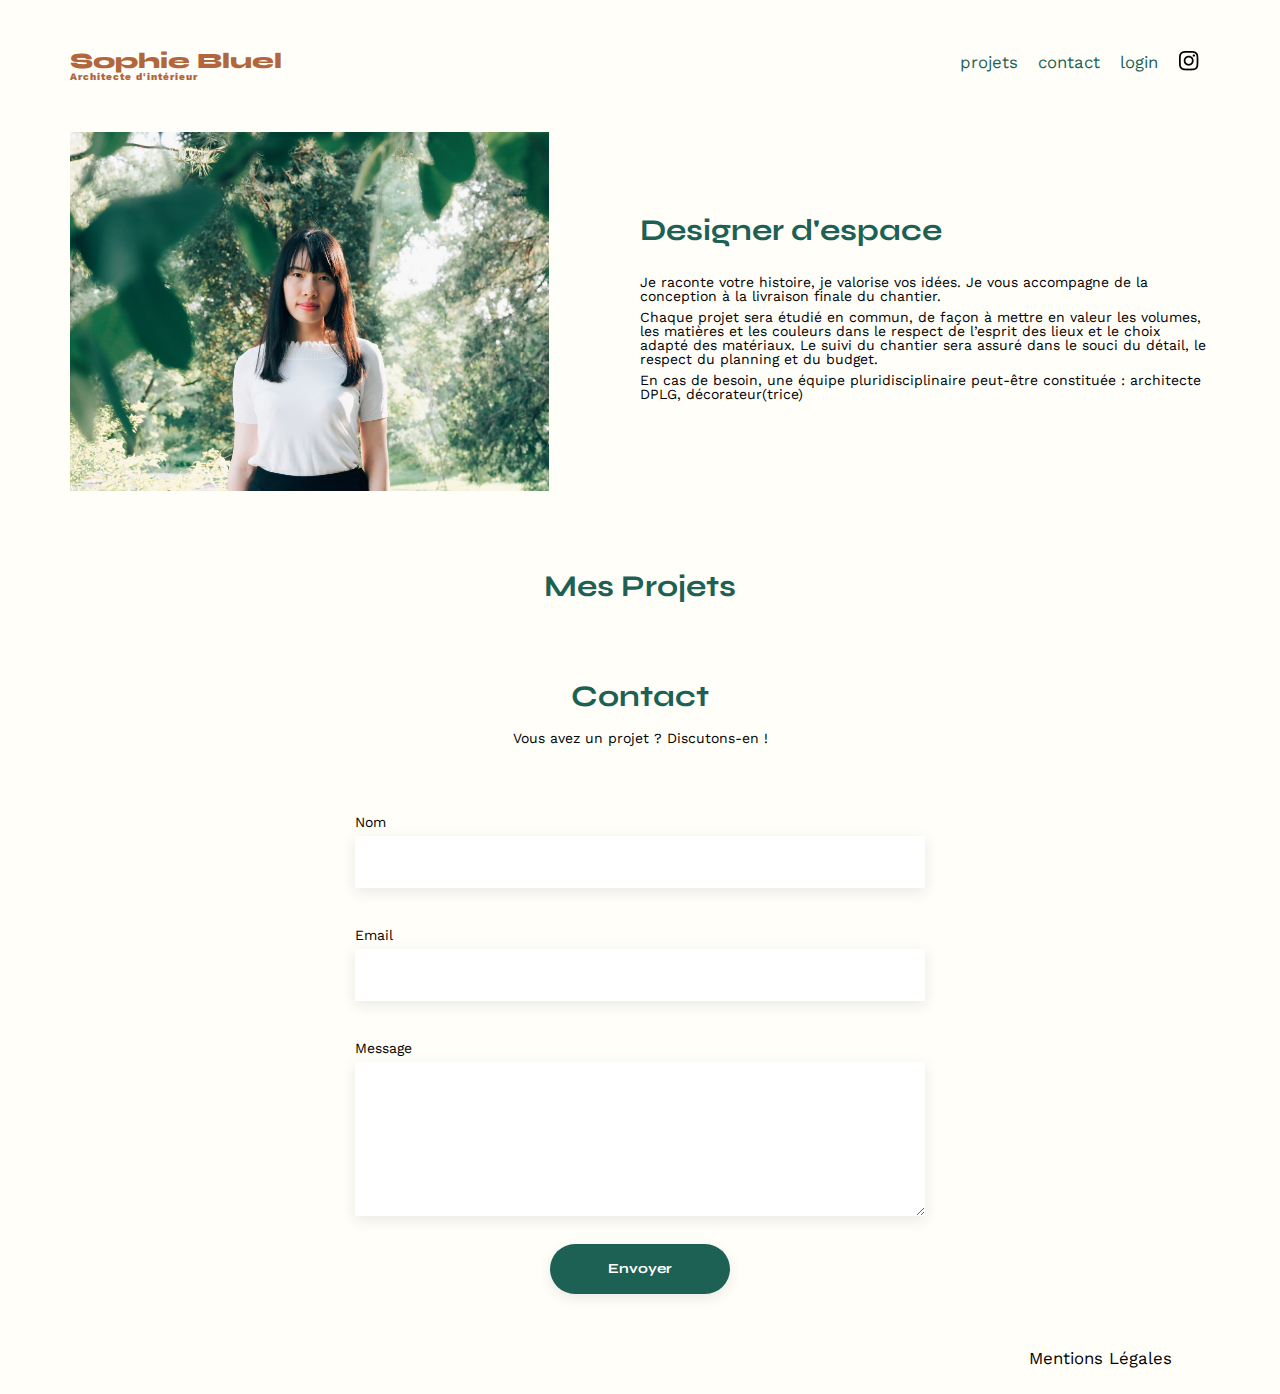
<file: index.html>
<!DOCTYPE html>
<html lang="fr">
<head>
	<meta charset="UTF-8">
	<title>Sophie Bluel - Architecte d'intérieur</title>
	<meta name="viewport" content="width=device-width, initial-scale=1.0">
	<link rel="preconnect" href="https://fonts.googleapis.com">
	<link rel="preconnect" href="https://fonts.gstatic.com" crossorigin>
	<link href="https://fonts.googleapis.com/css2?family=Syne:wght@700;800&family=Work+Sans&display=swap" rel="stylesheet">
	<meta name="description" content="">
	<link rel="stylesheet" href="./assets/style.css">
	<script type="module" src="js/works.js"></script>
</head>
<body>
<!-- Bandeau administreur site -->
<header>
	<h1>Sophie Bluel <span>Architecte d'intérieur</span></h1>
	<nav aria-label="Main navigation">
		<ul>
			<li><a href="#portfolio">projets</a></li>
			<li><a href="#contact">contact</a></li>
			<li><a href="login.html" id="login">login</a></li>
			<li><img src="./assets/icons/icons8-instagram.png" alt="Instagram"></li>
		</ul>
	</nav>
</header>

<main>
	<section id="introduction">
		<figure>
			<img class="photo" src="./assets/images/sophie-bluel.png" alt="sophie-bluel">
		</figure>
		<article>
			<h2>Designer d'espace</h2>
			<p>Je raconte votre histoire, je valorise vos idées. Je vous accompagne de la conception à la livraison finale du chantier.</p>
			<p>Chaque projet sera étudié en commun, de façon à mettre en valeur les volumes, les matières et les couleurs dans le respect de l’esprit des lieux et le choix adapté des matériaux. Le suivi du chantier sera assuré dans le souci du détail, le respect du planning et du budget.</p>
			<p>En cas de besoin, une équipe pluridisciplinaire peut-être constituée : architecte DPLG, décorateur(trice)</p>
		</article>
	</section>
	<section id="portfolio">
		
		<div class="actions-container">
			<h2>Mes Projets</h2>
			<!-- Boutons éditer site -->
			<!-- modal -->
			<aside id="gallery-modal" class="modal" aria-hidden="true" aria-labelledby="titleModal" style="display: none;">
				<div class="modal-wrapper" id="modal" style="display: none;">
					<span class="gallery-modal"><img class="close-modal" src="./assets/icons/xmark.svg" alt="close-modal"></span>
					<h3 id="titleModal" class="modal-title">Galerie photo</h3>
					<div class="gallery-modal-content" id="gallery-modal-content" style="display: none;">
						<!-- js-gallery-modal -->
					</div>
					<div class="modal-wrapper-actions" id="modal-actions">
						<button type="button" class="add-photo-modal" id="add-photo-modal">Ajouter une photo</button>
					</div>
				</div>
				<div class="modal-wrapper" id="add-modal" style="display: none;">
					<span class="add-modal"><img class="return-gallery-modal" id="return-gallery-modal" src="./assets/icons/Vector.svg" alt="return-gallery-modal">
					<img class="close-modal" src="./assets/icons/xmark.svg" alt="close-modal"></span>
					<h3 id="titleModal2" class="modal-title">Ajout photo</h3>
					<div class="add-photo-modal-content" id="add-photo-modal-content">
						<form id="add-photo-form" class="add-photo-form">
								<!-- js-form-add-photo-form-->
						</form>
						<div class="modal-wrapper-actions" id="photo-modal-actions">
							<button type="button" id="submit-button" class="grey-submit-button">Valider</button>
							<p id="error-message" class="error-message"></p>
						</div>
					</div>
				</div>
			</aside>
		</div>
		<div class="category-filters">
		<!-- Les filtres de catégories sont ajoutés ici par JavaScript-->
		</div>
		<div class="gallery" id="gallery-container">
		<!-- Les projets sont ajoutés ici par JavaScript -->
		<p id="error-container" class="error-message"></p>
		</div>
	</section>
	<section id="contact">
		<h2>Contact</h2>
		<p>Vous avez un projet ? Discutons-en !</p>
		<form action="#" method="post">
			<label for="name">Nom</label>
			<input type="text" name="name" id="name">
			<label for="email">Email</label>
			<input type="email" name="email" id="email">
			<label for="message">Message</label>
			<textarea name="message" id="message" cols="30" rows="10"></textarea>
			<input type="submit" value="Envoyer">
		</form>
	</section>
</main>

<footer>
	<nav aria-label="footer navigation">
		<ul>
			<li>Mentions Légales</li>
		</ul>
	</nav>
</footer>
</body>
</html>
</file>
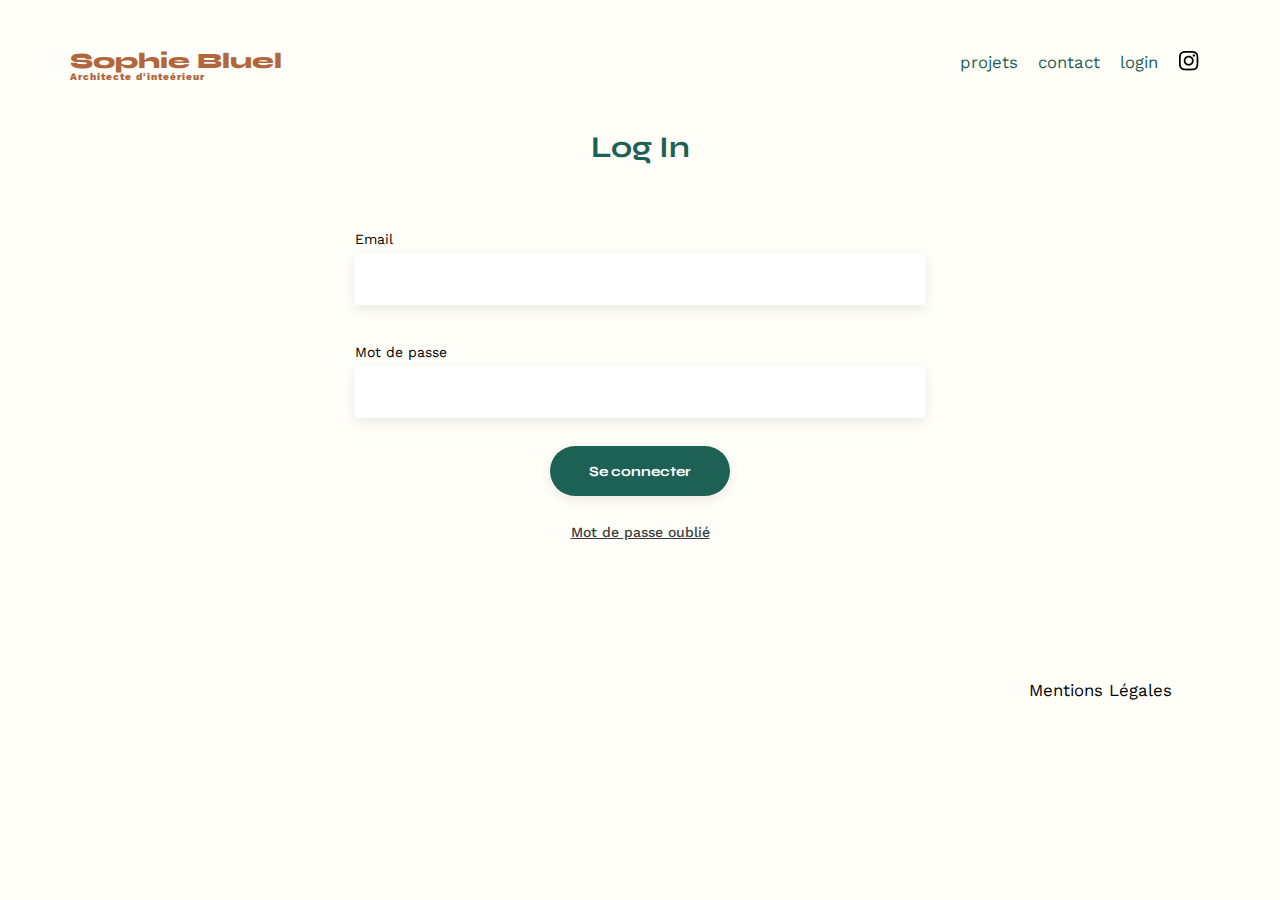
<file: login.html>
<!DOCTYPE html>
<html lang="fr">

<head>
    <meta charset="UTF-8">
    <title>Sophie Bluel - Architecte d'intérieur</title>
    <meta name="viewport" content="width=device-width, initial-scale=1.0">
    <link rel="preconnect" href="https://fonts.googleapis.com">
    <link rel="preconnect" href="https://fonts.gstatic.com" crossorigin>
    <link href="https://fonts.googleapis.com/css2?family=Syne:wght@700;800&family=Work+Sans&display=swap"
        rel="stylesheet">
    <meta name="description" content="">
    <link rel="stylesheet" href="./assets/style.css">
    <script type="module" src="js/works.js"></script>
</head>

<body>
    <header>
        <h1>Sophie Bluel <span>Architecte d'inteérieur</span></h1>
        <nav aria-label="Main navigation">
            <ul>
                <li><a href="index.html#portfolio">projets</a></li>
                <li><a href="index.html#contact">contact</a></li>
                <li><a href="login.html">login</a></li>
                <li><img src="./assets/icons/icons8-instagram.png" alt="Instagram"></li>
            </ul>
        </nav>
    </header>
    <main>
        <section id="login-container">
            <h2>Log In</h2>
            <form action="#" method="post" id="login-form">
                <label for="email">Email</label>
                <input type="email" id="email" name="email" required>
                <label for="password">Mot de passe</label>
                <input type="password" id="password" name="password" required>
                <input type="submit" value="Se connecter">
                <div id="forgot-password">
                    <a href="#">Mot de passe oublié</a>
                </div>
            </form>
        </section>
    </main>

    <footer>
        <nav aria-label="footer navigation">
            <ul>
                <li>Mentions Légales</li>
            </ul>
        </nav>
    </footer>
</body>
</html>
</file>
<file: assets/style.css>
/* http://meyerweb.com/eric/tools/css/reset/
   v2.0 | 20110126
   License: none (public domain)
*/

html,
body,
main,
span,
applet,
object,
iframe,
h1,
h2,
h3,
h4,
h5,
h6,
p,
blockquote,
pre,
a,
abbr,
acronym,
address,
big,
cite,
code,
del,
dfn,
em,
img,
ins,
kbd,
q,
s,
samp,
small,
strike,
strong,
sub,
sup,
tt,
var,
b,
u,
i,
center,
dl,
dt,
dd,
ol,
ul,
li,
fieldset,
form,
label,
legend,
table,
caption,
tbody,
tfoot,
thead,
tr,
th,
td,
article,
aside,
canvas,
details,
embed,
figure,
figcaption,
footer,
header,
hgroup,
menu,
nav,
output,
ruby,
section,
div,
summary,
time,
mark,
audio,
video {
  margin: 0;
  padding: 0;
  border: 0;
  font-size: 100%;
  font: inherit;
  vertical-align: baseline;
}

Body {
  background: #FFFEF8;
}

/* HTML5 display-role reset for older browsers */
article,
aside,
details,
figcaption,
figure,
footer,
header,
main,
hgroup,
menu,
nav,
section {
  display: block;
}

ol,
ul {
  list-style: none;
}

blockquote,
q {
  quotes: none;
}

blockquote:before,
blockquote:after,
q:before,
q:after {
  content: "";
  content: none;
}

table {
  border-collapse: collapse;
  border-spacing: 0;
}

/** end reset css**/
.admin-banner {
  width: 100%;
  height: 59px;
  display: flex;
  align-items: center;
  justify-content: center;
  flex-direction: row;
  gap: 11px;
  background: #000;
  color: #FFF;
  text-align: center;
  font-family: "Work Sans";
  font-size: 16px;
  font-style: normal;
  font-weight: 400;
  line-height: normal;
}

.admin-banner button {
  width: 216px;
  height: 38px;
  border-radius: 60px;
  background: #FFF;
  color: #000;
  text-align: center;
  font-family: "Work Sans";
  font-size: 14px;
  font-style: normal;
  font-weight: 500;
  line-height: normal;
}

header,
main,
footer {
  line-height: 1;
  max-width: 1140px;
  margin: auto;
  font-family: "Work Sans";
  font-size: 14px;
}

header {
  display: flex;
  flex-direction: row;
  justify-content: space-between;
  margin: 50px auto;
}

section,
.category-filter {
  margin: 50px 0;
}

h1 {
  display: flex;
  flex-direction: column;
  font-family: "Syne";
  font-size: 22px;
  font-weight: 800;
  color: #b1663c;
}

h1>span {
  font-family: "Work Sans";
  font-size: 10px;
  letter-spacing: 0.1em;
}

h2 {
  font-family: "Syne";
  font-weight: 700;
  font-size: 30px;
  color: #1d6154;
}

nav ul {
  display: flex;
  align-items: center;
  list-style-type: none;
}

nav li {
  padding: 0 10px;
  font-size: 1.2em;
}

nav a {
  text-decoration: none;
  color: #1d6154;
}

a:hover {
  color: #b1663c;
}

#introduction {
  display: flex;
  align-items: center;
}

#introduction figure {
  flex: 1;
}

#introduction img.photo,
#introduction .actions-container {
  display: block;
  margin-right: auto;
  width: 84%;
}

#introduction .actions-container {
  margin-top: 15px;
}



#introduction article {
  flex: 1;
}

#introduction h2 {
  margin-bottom: 1em;
}

#introduction p {
  margin-bottom: 0.5em;
}

#portfolio h2 {
  margin-top: 1em;
  margin-bottom: 1em;
}

a.js-modal {
  display: flex;
  text-decoration: none;
  color: #000;
  text-align: center;
  font-family: "Work Sans";
  font-size: 14px;
  font-style: normal;
  font-weight: 400;
  line-height: normal;
  align-items: baseline;
  justify-content: flex-start;
  gap: 10px;
}

/* Style de la modale */
*:focus {
  box-shadow: 0 0 10px rgba(0, 0, 0, 0.3);
}

#gallery-modal {
  overflow: auto;
  position: fixed;
  display: flex;
  justify-content: center;
  align-items: center;
  z-index: 1;
  left: 0;
  top: 0;
  width: 100%;
  height: 100%;
  background-color: rgba(0, 0, 0, 0.8);
}

.modal-wrapper {
  overflow: auto;
  display: flex;
  background-color: #fff;
  max-width: 630px;
  max-height: 731px;
  border: 1px solid #B3B3B3;
  width: 100%;
  height: max-content;
  flex-direction: column;
  align-items: center;
  border-radius: 10px;
}


h3.modal-title {
  color: #000;
  text-align: center;
  font-family: "Work Sans";
  font-size: 26px;
  font-style: normal;
  font-weight: 400;
  line-height: normal;
}

span.gallery-modal {
  display: flex;
  justify-content: flex-end;
  align-items: flex-start;
  flex-wrap: wrap;
  align-content: baseline;
  width: 100%;
}

span.add-modal {
  display: flex;
  justify-content: space-between;
  align-items: flex-start;
  flex-wrap: wrap;
  align-content: baseline;
  width: 100%;
}

.return-gallery-modal,
.close-modal {
  font-size: 24px;
  font-weight: bold;
  cursor: pointer;
  padding: 10px;
}

.close-modal:hover {
  color: #000;
}

#gallery-modal-content {
  width: 65%;
  display: grid;
  grid-template-columns: 1fr 1fr 1fr 1fr 1fr;
  grid-column-gap: 2%;
  grid-row-gap: 10%;
  justify-content: center;
  align-items: center;
  justify-items: center;
  align-content: stretch;
  border-bottom: 1px solid #B3B3B3;
  padding-top: 30px;
  padding-bottom: 67px;
}

.js-modal-image {
  position: relative;
}

#gallery-modal-content img {
  width: 100%;
}

img#work-delete {
  background-color: black;
  padding: 4px;
  width: 9px;
  height: 11px;
  border-radius: 2px;
  cursor: pointer;
  position: absolute;
  top: 0;
  right: 0;
}

#add-photo-modal {
  text-decoration: none;
  color: #FFF;
  width: 237px;
  height: 36px;
  font-family: Syne;
  font-size: 14px;
  font-style: normal;
  font-weight: 700;
  line-height: normal;
  border-radius: 60px;
  background: #1D6154;
  margin: 30px;
  border: none;
}

#modal-actions {
  display: flex;
  flex-direction: column;
  padding-top: 38px;
  padding-bottom: 48px;
}

.add-photo-form {
  display: flex;
  flex-direction: column;
  align-items: flex-start;
  justify-content: center;
  gap: 10px;
  padding-top: 36px;
  padding-bottom: 47px;
  border-bottom: 1px solid #B3B3B3;
}

.image-input {
  display: flex;
  width: 420px;
  height: 169px;
  border-radius: 3px;
  background: #E8F1F6;
  flex-direction: column;
  align-items: center;
  justify-content: center;
  gap: 6px;
}

.add-input {
  display: flex;
  width: 173px;
  height: 36px;
  border-radius: 50px;
  background: #CBD6DC;
  align-items: center;
  justify-content: center;
  color: #306685;
  text-align: center;
  font-family: "Work Sans";
  font-size: 14px;
  font-style: normal;
  font-weight: 500;
  line-height: normal;
}

.image-no-input {
  width: 76px;
  height: 76px;
}

input[type=file] {
  display: none;
}

.image-input>p {
  color: #444;
  text-align: center;
  font-family: Work Sans;
  font-size: 10px;
  font-style: normal;
  font-weight: 400;
  line-height: normal;
}

.title-input {
  color: #3D3D3D;
  font-family: "Work Sans";
  font-size: 14px;
  font-style: normal;
  font-weight: 500;
  line-height: normal;
}

#title-input,
#category-input {
  border: none;
  width: 420px;
  height: 51px;
  background: #FFF;
  box-shadow: 0px 4px 14px 0px rgba(0, 0, 0, 0.09);
  color: #444;
  font-family: "Work Sans";
  font-size: 14px;
  font-style: normal;
  font-weight: 400;
  line-height: normal;
}

#photo-modal-actions {
  display: flex;
  flex-direction: column-reverse;
  justify-content: space-evenly;
  align-items: center;
  gap: 30px;
  padding-bottom: 55px;
  padding-top: 32px;
}

.grey-submit-button {
  border: none;
  width: 237px;
  height: 36px;
  border-radius: 60px;
  background: #A7A7A7;
  color: #FFF;
  text-align: center;
  font-family: Syne;
  font-size: 14px;
  font-style: normal;
  font-weight: 700;
  line-height: normal;
}

.green-button {
  background: #1D6154;
  color: white;
  border: none;
  width: 237px;
  height: 36px;
  border-radius: 60px;
  text-align: center;
  font-family: Syne;
  font-size: 14px;
  font-style: normal;
  font-weight: 700;
  line-height: normal;
  cursor: pointer;
}

.actions-container {
  display: flex;
  justify-content: center;
  flex-direction: row;
  align-content: stretch;
  align-items: baseline;
  gap: 30px;
}

.category-filters {
  display: flex;
  align-items: stretch;
  gap: 10px;
  justify-content: center;
  flex-wrap: wrap;
}

.category-filter {
  height: 37px;
  flex-shrink: 0;
  border-radius: 60px;
  border: 1px solid #1d6154;
  color: #1d6154;
  background: #fffef8;
  text-align: center;
  font-family: Syne;
  font-size: 16px;
  font-style: normal;
  font-weight: 700;
  line-height: normal;
}

.category-filter.active {
  border-radius: 60px;
  border: 1px solid #1d6154;
  background: #1d6154;
  color: #fff;
}

.gallery {
  width: 100%;
  display: grid;
  grid-template-columns: 1fr 1fr 1fr;
  grid-column-gap: 20px;
  grid-row-gap: 20px;
}

.gallery img {
  width: 100%;
}

#contact,
#login-container {
  width: 50%;
  margin: auto;
}

#contact>*,
#login-container>* {
  text-align: center;
}

#contact h2,
#login-container h2 {
  margin-bottom: 20px;
}

#contact form,
#login-container form {
  text-align: left;
  margin-top: 30px;
  display: flex;
  flex-direction: column;
}

#contact input,
#login-container input {
  height: 50px;
  font-size: 14px;
  border: none;
  box-shadow: 0px 4px 14px rgba(0, 0, 0, 0.09);
}

#contact label,
#login-container label {
  margin: 40px 0 7px 0;
}

#error-message {
  font-size: 14px;
  text-align: center;
  padding: 40px;
}

#contact textarea {
  border: none;
  box-shadow: 0px 4px 14px rgba(0, 0, 0, 0.09);
}

input[type="submit"] {
  font-family: "Syne";
  font-weight: 700;
  color: white;
  background-color: #1d6154;
  margin: 2em auto;
  width: 180px;
  text-align: center;
  border-radius: 60px;
}

input[type="submit"]:hover {
  background-color: #0E2F28;
}

#forgot-password a {
  display: flex;
  justify-content: center;
  margin-bottom: 20%;
  color: #3d3d3d;
  font-family: "Work Sans";
  font-size: 14px;
  font-style: normal;
  font-weight: 500;
  line-height: normal;
  text-decoration-line: underline;
}

footer nav ul {
  display: flex;
  justify-content: flex-end;
  margin: 2em;
}
</file>
